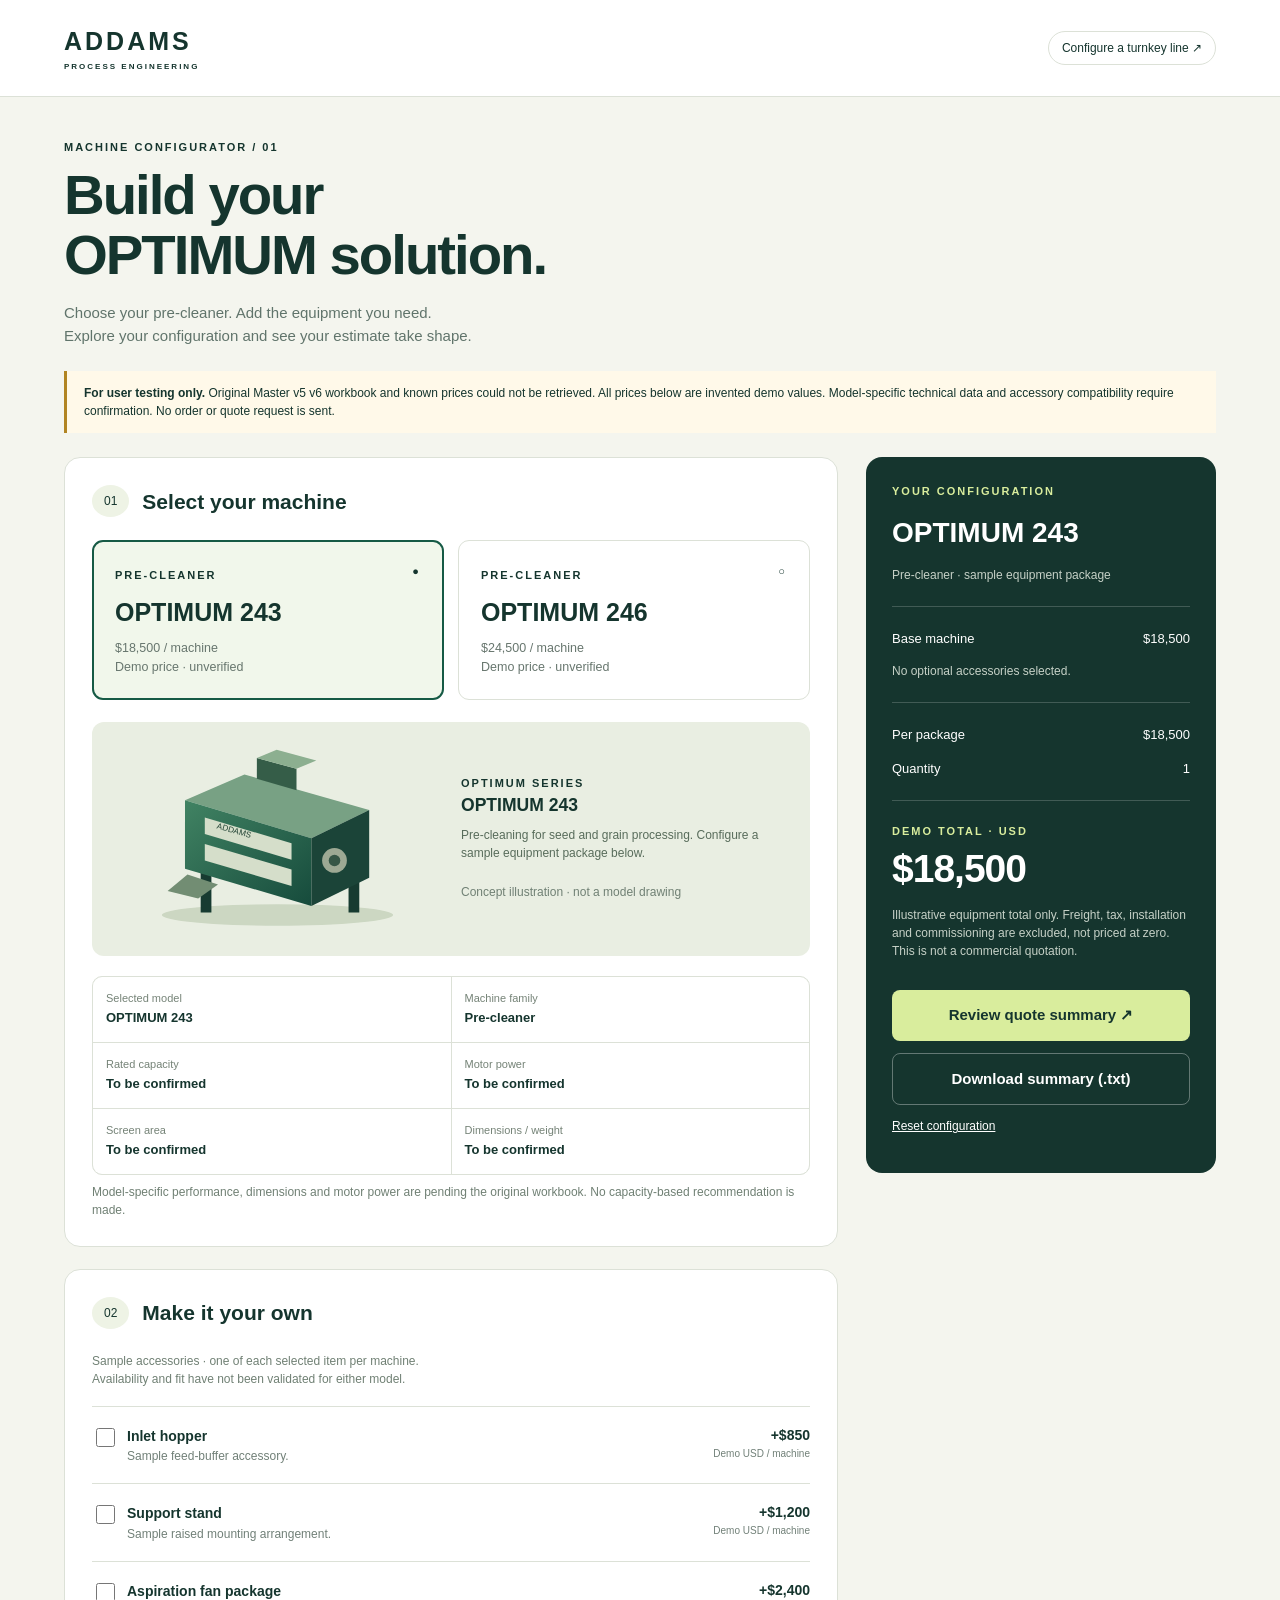
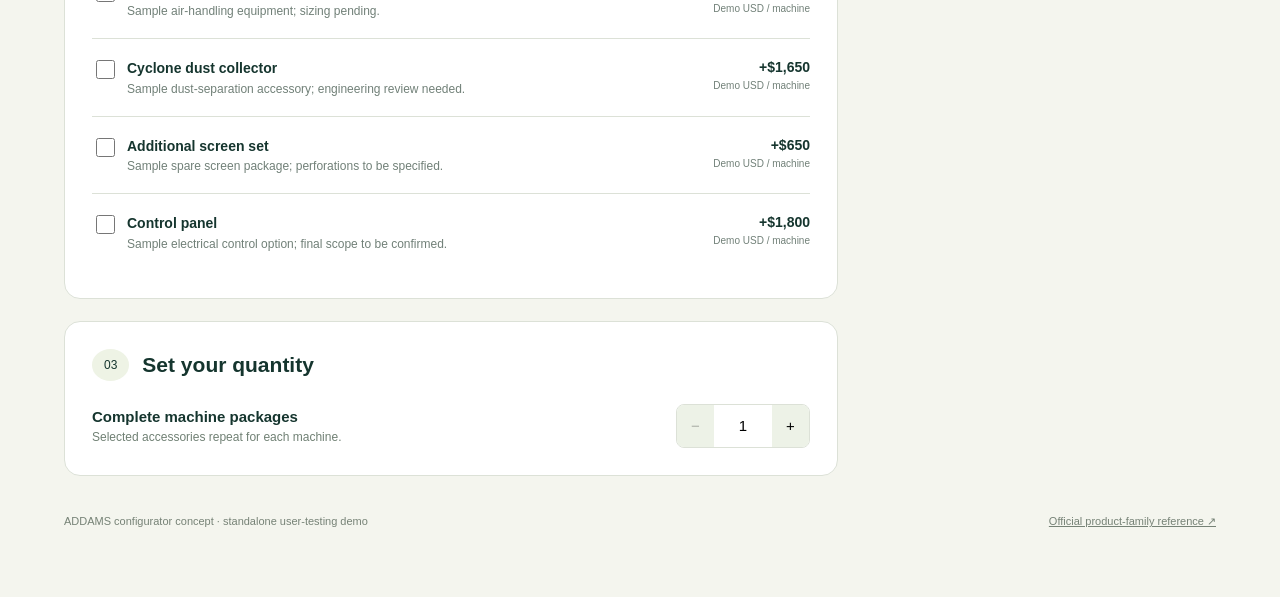
<file: index.html>
<!doctype html>
<html lang="en"><head><meta charset="utf-8"><meta name="viewport" content="width=device-width, initial-scale=1"><title>ADDAMS | OPTIMUM Configurator Demo</title><style>
:root{--ink:#15352e;--green:#165a45;--lime:#d9ed9d;--paper:#f4f5ee;--line:#dce1d7}*{box-sizing:border-box}body{margin:0;background:var(--paper);color:var(--ink);font:15px/1.5 Arial,sans-serif}button,input,textarea{font:inherit}button{cursor:pointer}button:focus-visible,input:focus-visible,textarea:focus-visible{outline:3px solid #a1bc54;outline-offset:3px}header{background:#fff;border-bottom:1px solid var(--line);padding:23px 5%;display:flex;align-items:center;justify-content:space-between}.brand{font-weight:900;letter-spacing:3px;font-size:25px}.brand small{display:block;font-size:8px;letter-spacing:2px}.pill{border:1px solid var(--line);border-radius:30px;padding:7px 13px;font-size:12px}main{max-width:1400px;margin:auto;padding:42px 5%}h1{font-size:clamp(34px,4.4vw,58px);line-height:1.06;letter-spacing:-2px;margin:10px 0 18px}h2{font-size:21px;margin:0}h3{margin:0 0 8px}p{margin:8px 0 18px}.eyebrow{font-size:11px;font-weight:bold;letter-spacing:2px;text-transform:uppercase}.intro{max-width:670px;color:#60746b}.notice{border-left:3px solid #b18523;background:#fff9e9;padding:13px 17px;font-size:12px;margin:24px 0}.layout{display:grid;grid-template-columns:minmax(0,1fr) 350px;gap:28px;align-items:start}.panel{background:#fff;border:1px solid var(--line);border-radius:16px;padding:27px;margin-bottom:22px}.section-head{display:flex;align-items:center;gap:13px;margin-bottom:23px}.step{font-size:12px;background:#eef3e5;border-radius:50%;padding:7px 12px}.models{display:grid;grid-template-columns:1fr 1fr;gap:14px}.model{position:relative;text-align:left;padding:22px;background:#fff;border:1px solid var(--line);border-radius:11px;color:var(--ink)}.model[aria-pressed=true]{border:2px solid var(--green);padding:21px;background:#f1f7eb}.model strong{display:block;font-size:25px;margin:8px 0}.model small{display:block;color:#67766e}.check{float:right}.visual{margin-top:22px;border-radius:12px;background:#e9eee2;display:grid;grid-template-columns:1fr 1fr;align-items:center;padding:22px;gap:20px}.visual svg{width:100%;max-height:190px}.visual p{font-size:12px;color:#586c5b}.specs{display:grid;grid-template-columns:1fr 1fr;gap:1px;background:var(--line);border:1px solid var(--line);border-radius:10px;overflow:hidden;margin-top:20px}.spec{background:#fff;padding:13px}.spec span{display:block;font-size:11px;color:#758377}.spec b{font-size:13px}.muted{font-size:12px;color:#708074}.option{display:grid;grid-template-columns:22px 1fr auto;gap:13px;padding:18px 0;border-top:1px solid var(--line);align-items:start;cursor:pointer}.option input{width:19px;height:19px;accent-color:var(--green)}.option strong{font-size:14px}.option small{display:block;color:#718078;font-size:12px}.option .price{text-align:right;font-weight:bold;font-size:14px}.option .price small{font-weight:normal;font-size:10px}.quantity{display:flex;align-items:center;gap:18px;justify-content:space-between}.qty{display:flex;border:1px solid var(--line);border-radius:8px;overflow:hidden}.qty button{border:0;background:#edf2e7;width:37px}.qty input{border:0;text-align:center;width:58px;padding:10px;-moz-appearance:textfield}.qty input::-webkit-inner-spin-button{appearance:none}.summary{position:sticky;top:22px;background:var(--ink);color:#fff;border-radius:16px;padding:26px}.summary .eyebrow{color:var(--lime)}.summary h2{font-size:28px;margin:12px 0}.summary .row{display:flex;justify-content:space-between;gap:16px;margin:14px 0;font-size:13px}.summary .row span:last-child{white-space:nowrap}.rule{border-top:1px solid #ffffff30;margin:22px 0}.total{font-size:39px;font-weight:bold;letter-spacing:-1px}.summary .muted{color:#c6d1c7}.primary,.secondary{width:100%;border:0;border-radius:8px;padding:14px;font-weight:bold;margin-top:12px}.primary{background:var(--lime);color:var(--ink)}.secondary{background:transparent;color:inherit;border:1px solid #ffffff55}.text-button{background:none;border:0;color:inherit;text-decoration:underline;font-size:12px;padding:12px 0}.footer{font-size:11px;color:#768276;display:flex;justify-content:space-between;gap:15px;padding:15px 0 25px}.footer a{color:inherit}dialog{max-width:650px;width:calc(100% - 28px);border:0;border-radius:16px;padding:30px;color:var(--ink)}dialog::backdrop{background:#102d26aa}dialog .row{display:flex;justify-content:space-between;gap:14px;border-bottom:1px solid var(--line);padding:12px 0}dialog input,dialog textarea{display:block;width:100%;border:1px solid var(--line);padding:11px;border-radius:7px;margin:7px 0 15px}dialog label{font-size:12px}dialog .secondary{color:var(--ink);border-color:var(--line)}.close{float:right;border:0;background:#eef2e7;border-radius:50%;width:32px;height:32px}.toast{min-height:20px;color:var(--green);font-size:12px}.print-only{display:none}@media(max-width:950px){.layout{grid-template-columns:1fr}.summary{position:static}}@media(max-width:550px){main{padding:28px 5%}.panel{padding:19px}.models{gap:9px}.model{padding:15px}.model[aria-pressed=true]{padding:14px}.model strong{font-size:22px}.visual{grid-template-columns:1fr}.visual svg{max-height:155px}.option{grid-template-columns:20px 1fr}.option .price{grid-column:2;text-align:left}.footer{display:block}.pill{font-size:10px}.specs{grid-template-columns:1fr}}@media print{body>*{display:none!important}body>dialog[open]{display:block!important;position:static;max-width:none;width:100%;margin:0;padding:0}dialog button,dialog input,dialog textarea,dialog label,.toast{display:none!important}.print-only{display:block}dialog::backdrop{background:none}}
</style></head><body>
<header><div class="brand">ADDAMS<small>PROCESS ENGINEERING</small></div><a class="pill" href="projects.html" style="color:inherit;text-decoration:none">Configure a turnkey line ↗</a></header>
<main><div class="eyebrow">Machine configurator / 01</div><h1>Build your<br>OPTIMUM solution.</h1><p class="intro">Choose your pre-cleaner. Add the equipment you need.<br>Explore your configuration and see your estimate take shape.</p>
<div class="notice"><b>For user testing only.</b> Original Master v5 v6 workbook and known prices could not be retrieved. All prices below are invented demo values. Model-specific technical data and accessory compatibility require confirmation. No order or quote request is sent.</div>
<div class="layout"><div><section class="panel"><div class="section-head"><span class="step">01</span><h2>Select your machine</h2></div><div class="models" id="models"></div>
<div class="visual"><svg viewBox="0 0 340 230" role="img" aria-label="Concept illustration of a pre-cleaner; not an actual model drawing"><defs><linearGradient id="g" x2="1" y2="1"><stop stop-color="#418363"/><stop offset="1" stop-color="#164b3c"/></linearGradient></defs><ellipse cx="170" cy="207" rx="140" ry="13" fill="#ccd7c2"/><path d="M77 150v54h13v-49m166-13v62h13v-70" fill="#173b31"/><path d="M58 68l72-31 151 43-70 34z" fill="#78a184"/><path d="M58 68v83l153 45v-82z" fill="url(#g)"/><path d="M211 114l70-34v82l-70 34z" fill="#1b4438"/><path d="M82 89l105 31v20L82 109zm0 32l105 31v20L82 141z" fill="#d5deca"/><path d="M145 42V17l48 13v26" fill="#355d48"/><path d="M145 17l24-10 48 13-24 10z" fill="#8caf90"/><circle cx="239" cy="141" r="15" fill="#9da994"/><circle cx="239" cy="141" r="7" fill="#365646"/><path d="M61 158l-24 20 37 9 24-17" fill="#728d73"/><text x="96" y="102" font-family="Arial" font-size="10" fill="#224334" transform="rotate(16 96 102)">ADDAMS</text></svg><div><div class="eyebrow">OPTIMUM series</div><h3 id="visualTitle"></h3><p>Pre-cleaning for seed and grain processing. Configure a sample equipment package below.</p><span class="muted">Concept illustration · not a model drawing</span></div></div>
<div class="specs" id="specs"></div><p class="muted" style="margin-bottom:0">Model-specific performance, dimensions and motor power are pending the original workbook. No capacity-based recommendation is made.</p></section>
<section class="panel"><div class="section-head"><span class="step">02</span><h2>Make it your own</h2></div><p class="muted">Sample accessories · one of each selected item per machine.<br>Availability and fit have not been validated for either model.</p><div id="options"></div></section>
<section class="panel"><div class="section-head"><span class="step">03</span><h2>Set your quantity</h2></div><div class="quantity"><div><b>Complete machine packages</b><div class="muted">Selected accessories repeat for each machine.</div></div><div class="qty"><button id="minus" aria-label="Decrease quantity">−</button><input id="qty" type="number" min="1" max="99" step="1" value="1" aria-label="Machine quantity"><button id="plus" aria-label="Increase quantity">+</button></div></div><div id="qtyMessage" class="muted" aria-live="polite"></div></section></div>
<aside class="summary"><div class="eyebrow">Your configuration</div><h2 id="summaryTitle"></h2><div class="muted">Pre-cleaner · sample equipment package</div><div class="rule"></div><div id="lines"></div><div class="rule"></div><div class="row"><span>Per package</span><span id="unit"></span></div><div class="row"><span>Quantity</span><span id="count"></span></div><div class="rule"></div><div class="eyebrow">Demo total · USD</div><div class="total" id="total" role="status" aria-live="polite"></div><p class="muted">Illustrative equipment total only. Freight, tax, installation and commissioning are excluded, not priced at zero. This is not a commercial quotation.</p><button class="primary" id="review">Review quote summary ↗</button><button class="secondary" id="download">Download summary (.txt)</button><button class="text-button" id="reset">Reset configuration</button></aside></div>
<footer class="footer"><span>ADDAMS configurator concept · standalone user-testing demo</span><a href="https://addamsgroup.com/machines/eccentric-pre-cleaner-seed-separators/" target="_blank" rel="noopener">Official product-family reference ↗</a></footer></main>
<dialog id="quote" aria-labelledby="quoteTitle"><button class="close" id="close" aria-label="Close quote summary">×</button><div class="eyebrow">Demo quotation / not an offer</div><h2 id="quoteTitle">Your OPTIMUM configuration</h2><p class="muted">All prices are invented test values. Specification and compatibility confirmation required.</p><div id="quoteLines"></div><p class="muted">Excludes freight, tax, installation and commissioning. No delivery date or commercial terms are offered.</p><label>Project name (optional)<input id="project" maxlength="120" placeholder="e.g. Grain intake line"></label><label>Notes (optional)<textarea id="notes" maxlength="2000" rows="3" placeholder="Add requirements for this test configuration"></textarea></label><p class="muted">Project name and notes stay in this page until downloaded or printed. Nothing is submitted.</p><p class="print-only" id="printNotes"></p><button class="primary" id="quoteDownload">Download summary (.txt)</button><button class="secondary" id="print">Print / Save as PDF</button><div class="toast" id="toast" role="status"></div></dialog>
<script>
const catalog={models:[{id:'243',price:18500},{id:'246',price:24500}],options:[{id:'hopper',name:'Inlet hopper',description:'Sample feed-buffer accessory.',price:850},{id:'stand',name:'Support stand',description:'Sample raised mounting arrangement.',price:1200},{id:'fan',name:'Aspiration fan package',description:'Sample air-handling equipment; sizing pending.',price:2400},{id:'cyclone',name:'Cyclone dust collector',description:'Sample dust-separation accessory; engineering review needed.',price:1650},{id:'screens',name:'Additional screen set',description:'Sample spare screen package; perforations to be specified.',price:650},{id:'control',name:'Control panel',description:'Sample electrical control option; final scope to be confirmed.',price:1800}]};
let state={model:'243',selected:new Set(),qty:1};const $=id=>document.getElementById(id);const money=n=>new Intl.NumberFormat('en-US',{style:'currency',currency:'USD',maximumFractionDigits:0}).format(n);function calculation(){const model=catalog.models.find(m=>m.id===state.model),options=catalog.options.filter(o=>state.selected.has(o.id)),unit=model.price+options.reduce((a,o)=>a+o.price,0);return{model,options,unit,total:unit*state.qty};}
$('models').innerHTML=catalog.models.map(m=>`<button class="model" data-model="${m.id}" aria-pressed="false"><span class="eyebrow">Pre-cleaner <span class="check"></span></span><strong>OPTIMUM ${m.id}</strong><small>${money(m.price)} / machine</small><small>Demo price · unverified</small></button>`).join('');
$('options').innerHTML=catalog.options.map(o=>`<label class="option"><input type="checkbox" value="${o.id}"><span><strong>${o.name}</strong><small>${o.description}</small></span><span class="price">+${money(o.price)}<small>Demo USD / machine</small></span></label>`).join('');
function render(){const c=calculation();document.querySelectorAll('[data-model]').forEach(b=>{const active=b.dataset.model===state.model;b.setAttribute('aria-pressed',active);b.querySelector('.check').textContent=active?'●':'○'});$('visualTitle').textContent=$('summaryTitle').textContent='OPTIMUM '+state.model;$('specs').innerHTML=[['Selected model','OPTIMUM '+state.model],['Machine family','Pre-cleaner'],['Rated capacity','To be confirmed'],['Motor power','To be confirmed'],['Screen area','To be confirmed'],['Dimensions / weight','To be confirmed']].map(([k,v])=>`<div class="spec"><span>${k}</span><b>${v}</b></div>`).join('');$('lines').innerHTML=`<div class="row"><span>Base machine</span><span>${money(c.model.price)}</span></div>`+c.options.map(o=>`<div class="row"><span>${o.name}</span><span>${money(o.price)}</span></div>`).join('')+(!c.options.length?'<p class="muted">No optional accessories selected.</p>':'');$('unit').textContent=money(c.unit);$('count').textContent=state.qty;$('qty').value=state.qty;$('total').textContent=money(c.total);$('minus').disabled=state.qty<=1;$('plus').disabled=state.qty>=99;}
function setQty(raw){const n=Number(raw),valid=Number.isInteger(n)&&n>=1&&n<=99;state.qty=valid?n:Math.max(1,Math.min(99,Math.round(Number.isFinite(n)?n:1)));$('qtyMessage').textContent=valid?'':'Quantity must be a whole number from 1 to 99; it has been adjusted.';render()}
document.querySelectorAll('[data-model]').forEach(b=>b.onclick=()=>{state.model=b.dataset.model;render()});document.querySelectorAll('.option input').forEach(i=>i.onchange=()=>{i.checked?state.selected.add(i.value):state.selected.delete(i.value);render()});$('qty').oninput=()=>{const n=Number($('qty').value);if(Number.isInteger(n)&&n>=1&&n<=99){state.qty=n;render();$('qtyMessage').textContent=''}else{$('qtyMessage').textContent='Enter a whole number from 1 to 99. Total uses the last valid quantity.'}};$('qty').onchange=()=>setQty($('qty').value);$('minus').onclick=()=>setQty(state.qty-1);$('plus').onclick=()=>setQty(state.qty+1);$('reset').onclick=()=>{state={model:'243',selected:new Set(),qty:1};document.querySelectorAll('.option input').forEach(i=>i.checked=false);$('project').value='';$('notes').value='';$('qtyMessage').textContent='';render()};
function summaryText(){const c=calculation();return ['ADDAMS — DEMO CONFIGURATION SUMMARY','Created: '+new Date().toLocaleString(),'NOT A COMMERCIAL OFFER. ALL PRICES ARE INVENTED DEMO VALUES.','Original Master v5 v6 workbook and known prices were not accessible.','', 'Project: '+($('project').value.trim()||'Not specified'),'Model: OPTIMUM '+state.model,'Base machine per unit: '+money(c.model.price),...c.options.map(o=>o.name+' per machine: '+money(o.price)),...(c.options.length?[]:['Accessories: None']),'Package subtotal: '+money(c.unit),'Quantity: '+state.qty,'DEMO TOTAL: '+money(c.total)+' USD','','Technical specifications: model capacity, motor power, screen area, dimensions and weight to be confirmed.','Accessory compatibility, availability and sizing require confirmation.','Freight, tax, installation and commissioning excluded; not priced at zero.','Notes: '+($('notes').value.trim()||'None'),'','Reference: https://addamsgroup.com/machines/eccentric-pre-cleaner-seed-separators/','No order or quote request has been sent.'].join('\n')}
function download(){const a=document.createElement('a');a.href=URL.createObjectURL(new Blob([summaryText()],{type:'text/plain;charset=utf-8'}));a.download='ADDAMS-OPTIMUM-'+state.model+'-DEMO.txt';a.click();setTimeout(()=>URL.revokeObjectURL(a.href),1000);$('toast').textContent='Summary downloaded. No request was submitted.'}
$('review').onclick=()=>{const c=calculation();$('quoteLines').innerHTML=`<div class="row"><b>OPTIMUM ${state.model}</b><b>${money(c.model.price)} / unit</b></div>`+c.options.map(o=>`<div class="row"><span>${o.name}</span><span>${money(o.price)} / unit</span></div>`).join('')+`<div class="row"><span>Package subtotal × ${state.qty}</span><span>${money(c.unit)} × ${state.qty}</span></div><div class="row"><b>Demo total (USD)</b><b>${money(c.total)}</b></div>`;$('toast').textContent='';$('quote').showModal()};$('close').onclick=()=>$('quote').close();$('download').onclick=$('quoteDownload').onclick=download;$('print').onclick=()=>{$('printNotes').textContent='Project: '+($('project').value||'Not specified')+' — Notes: '+($('notes').value||'None');window.print()};render();
</script></body></html>
</file>
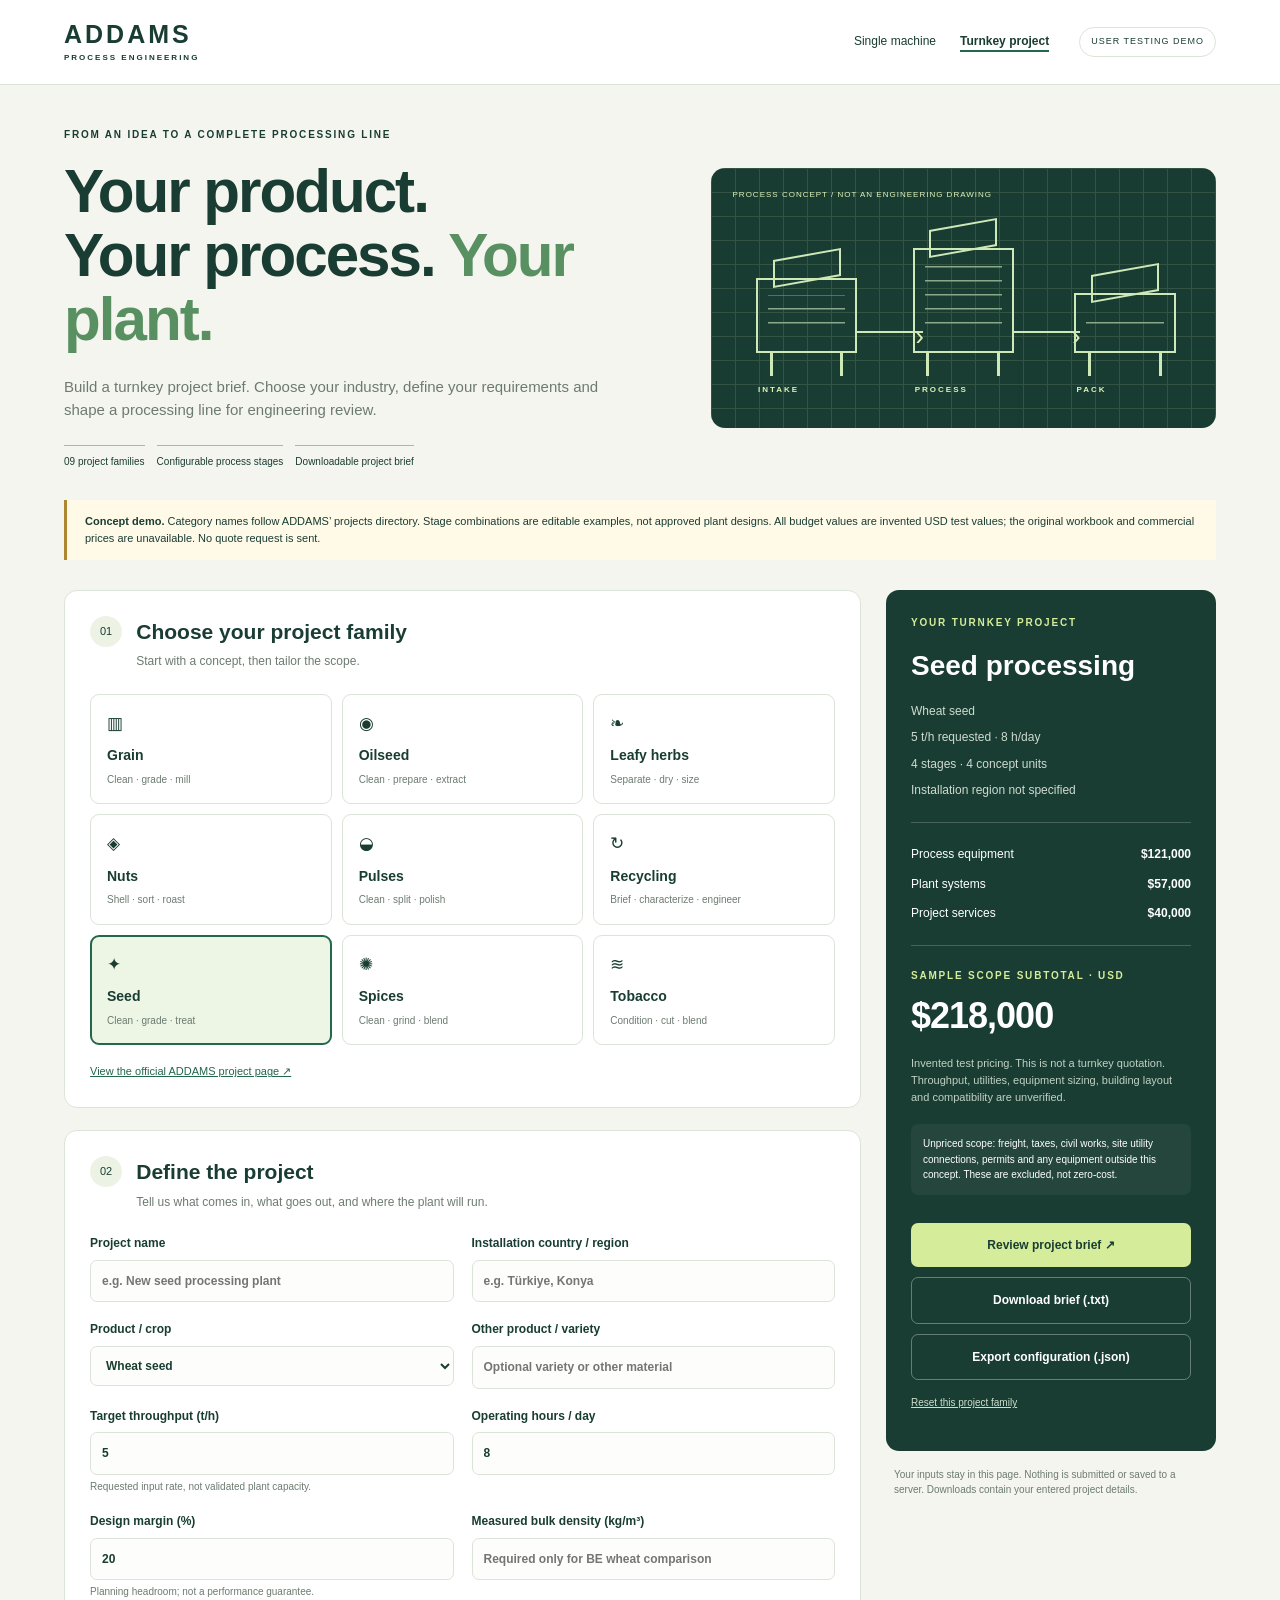
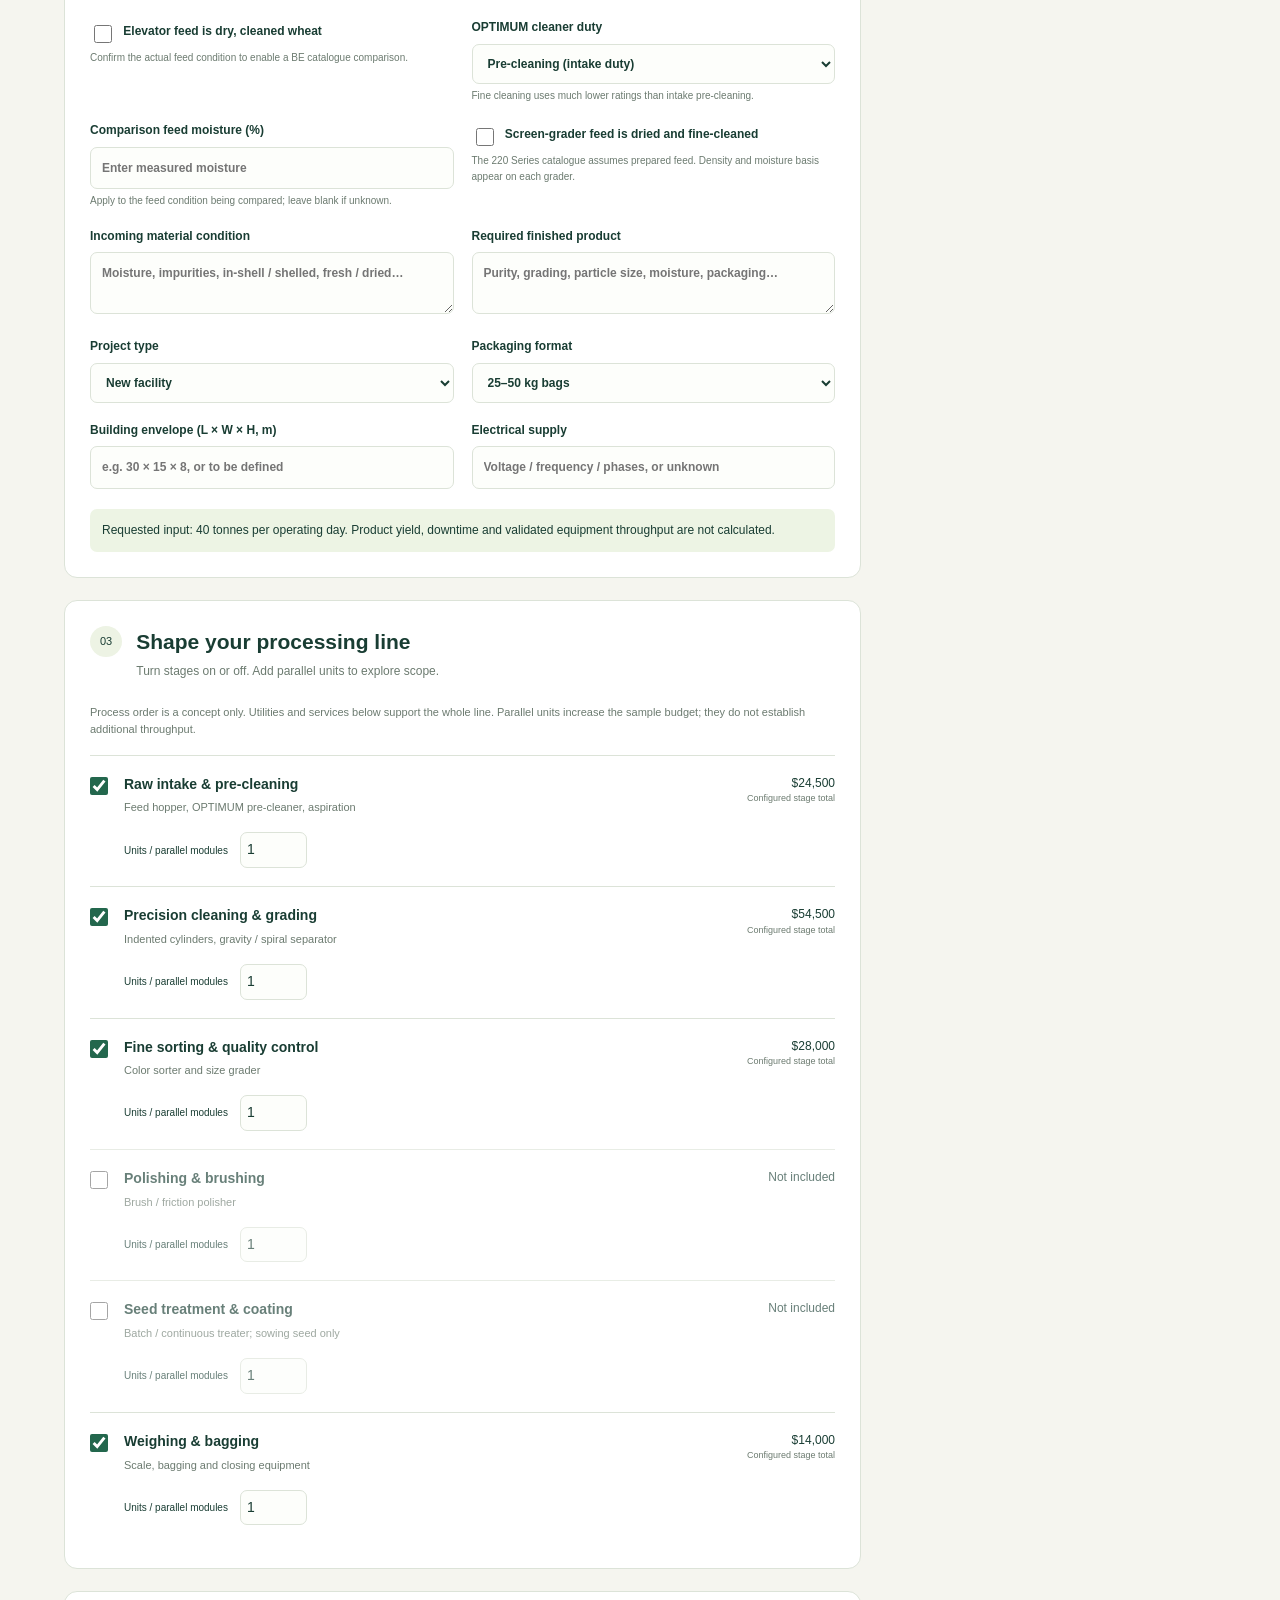
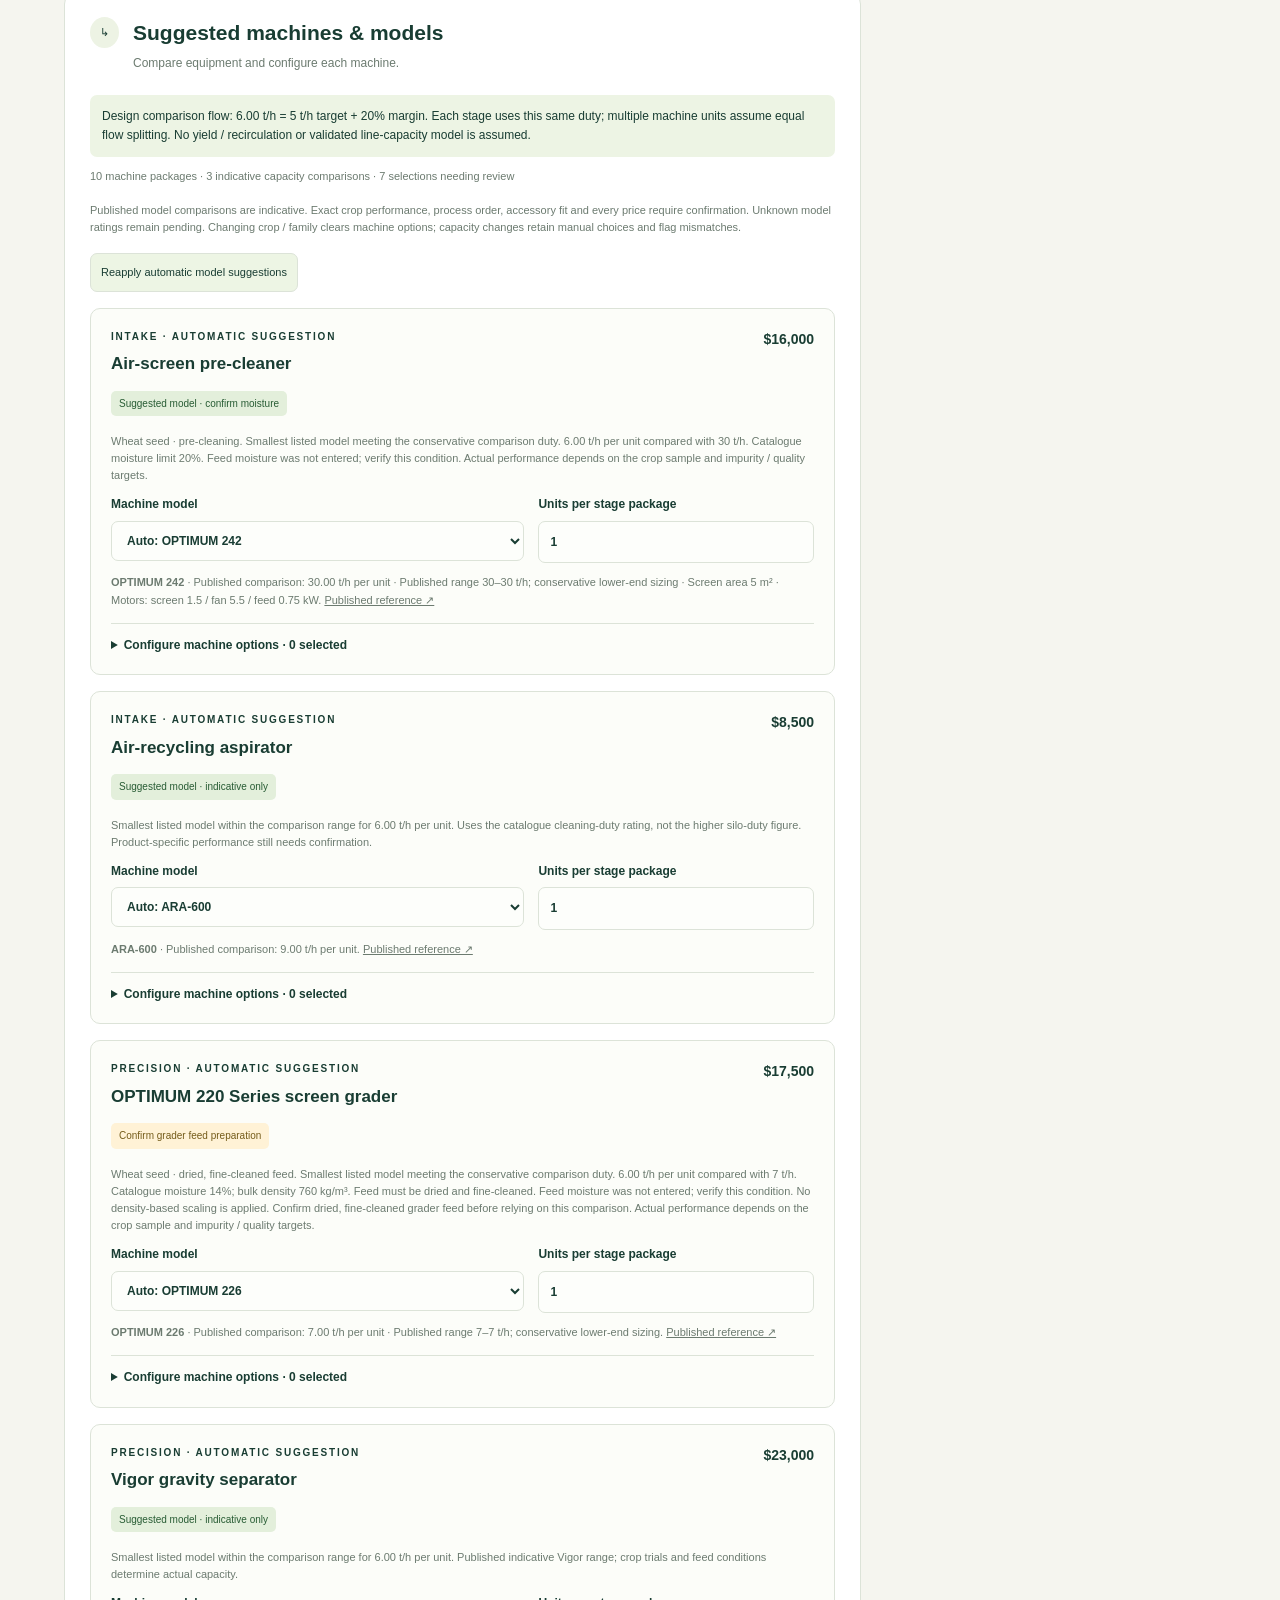
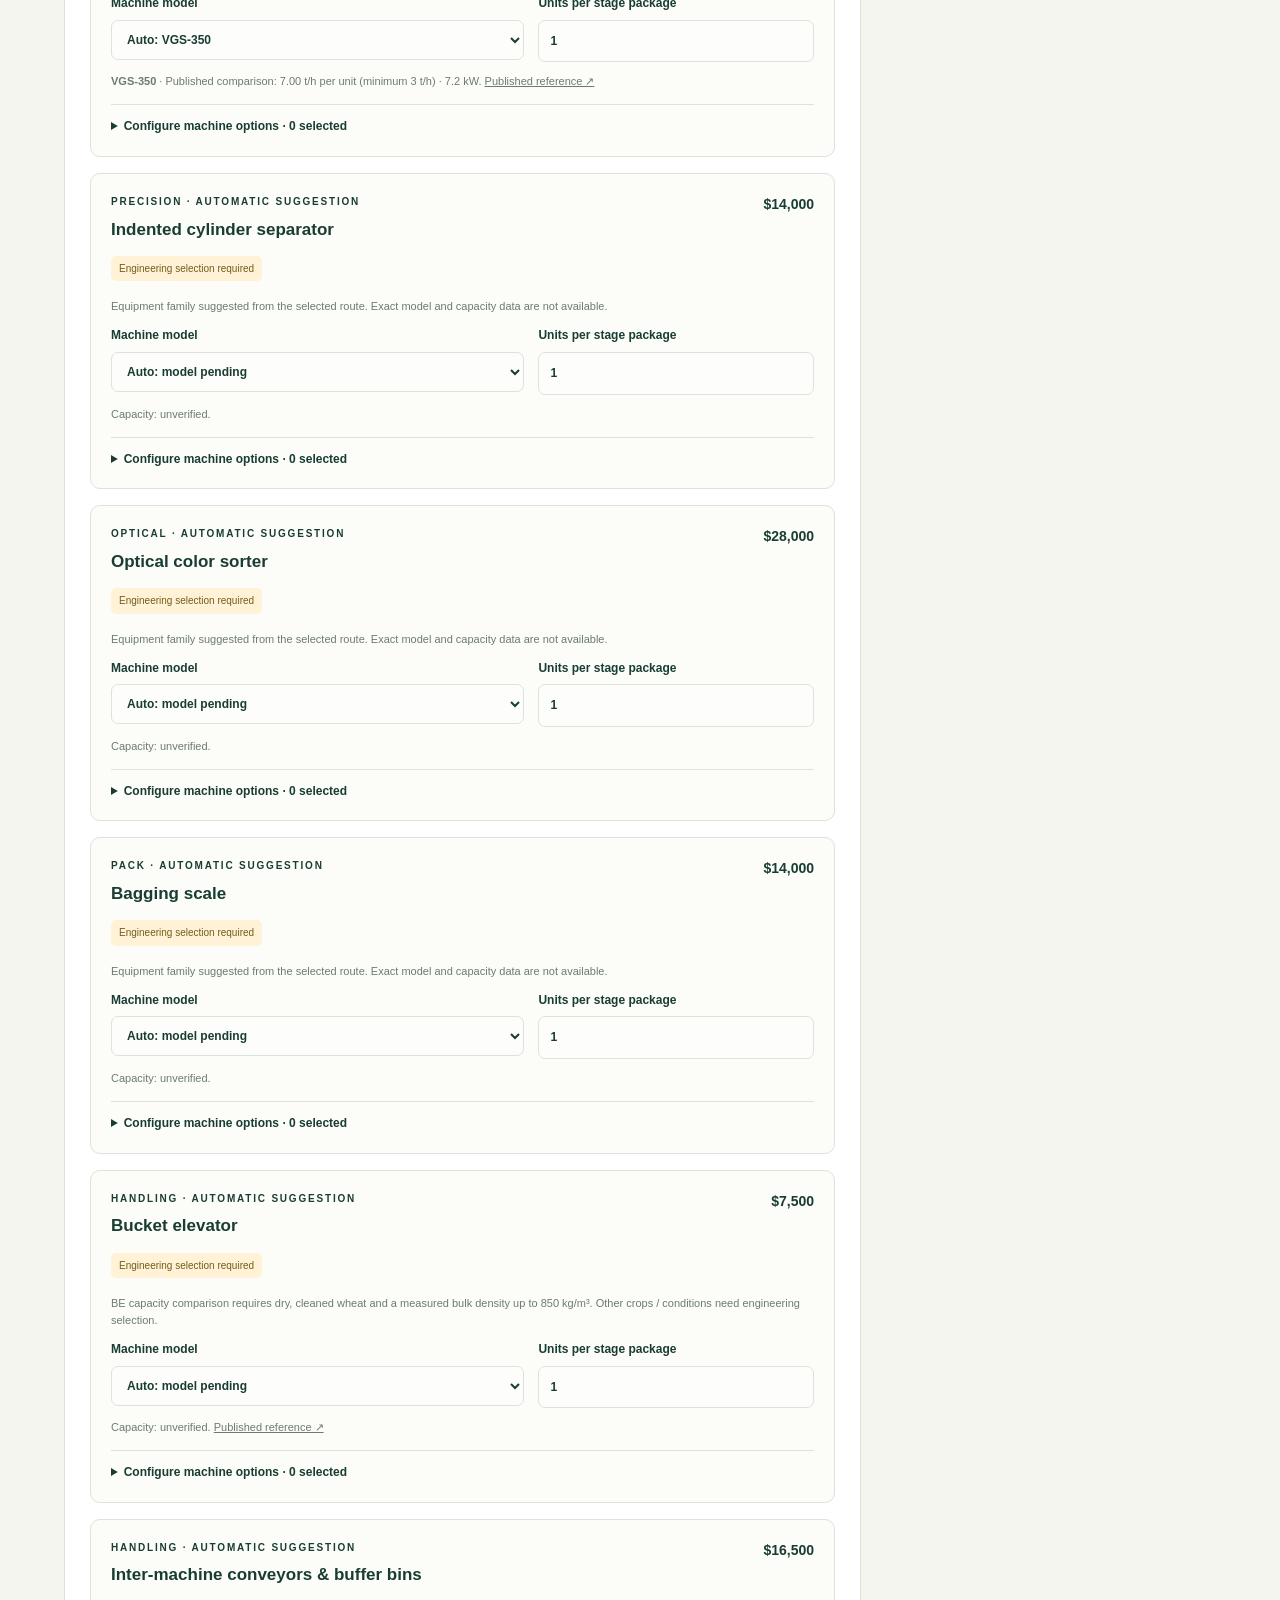
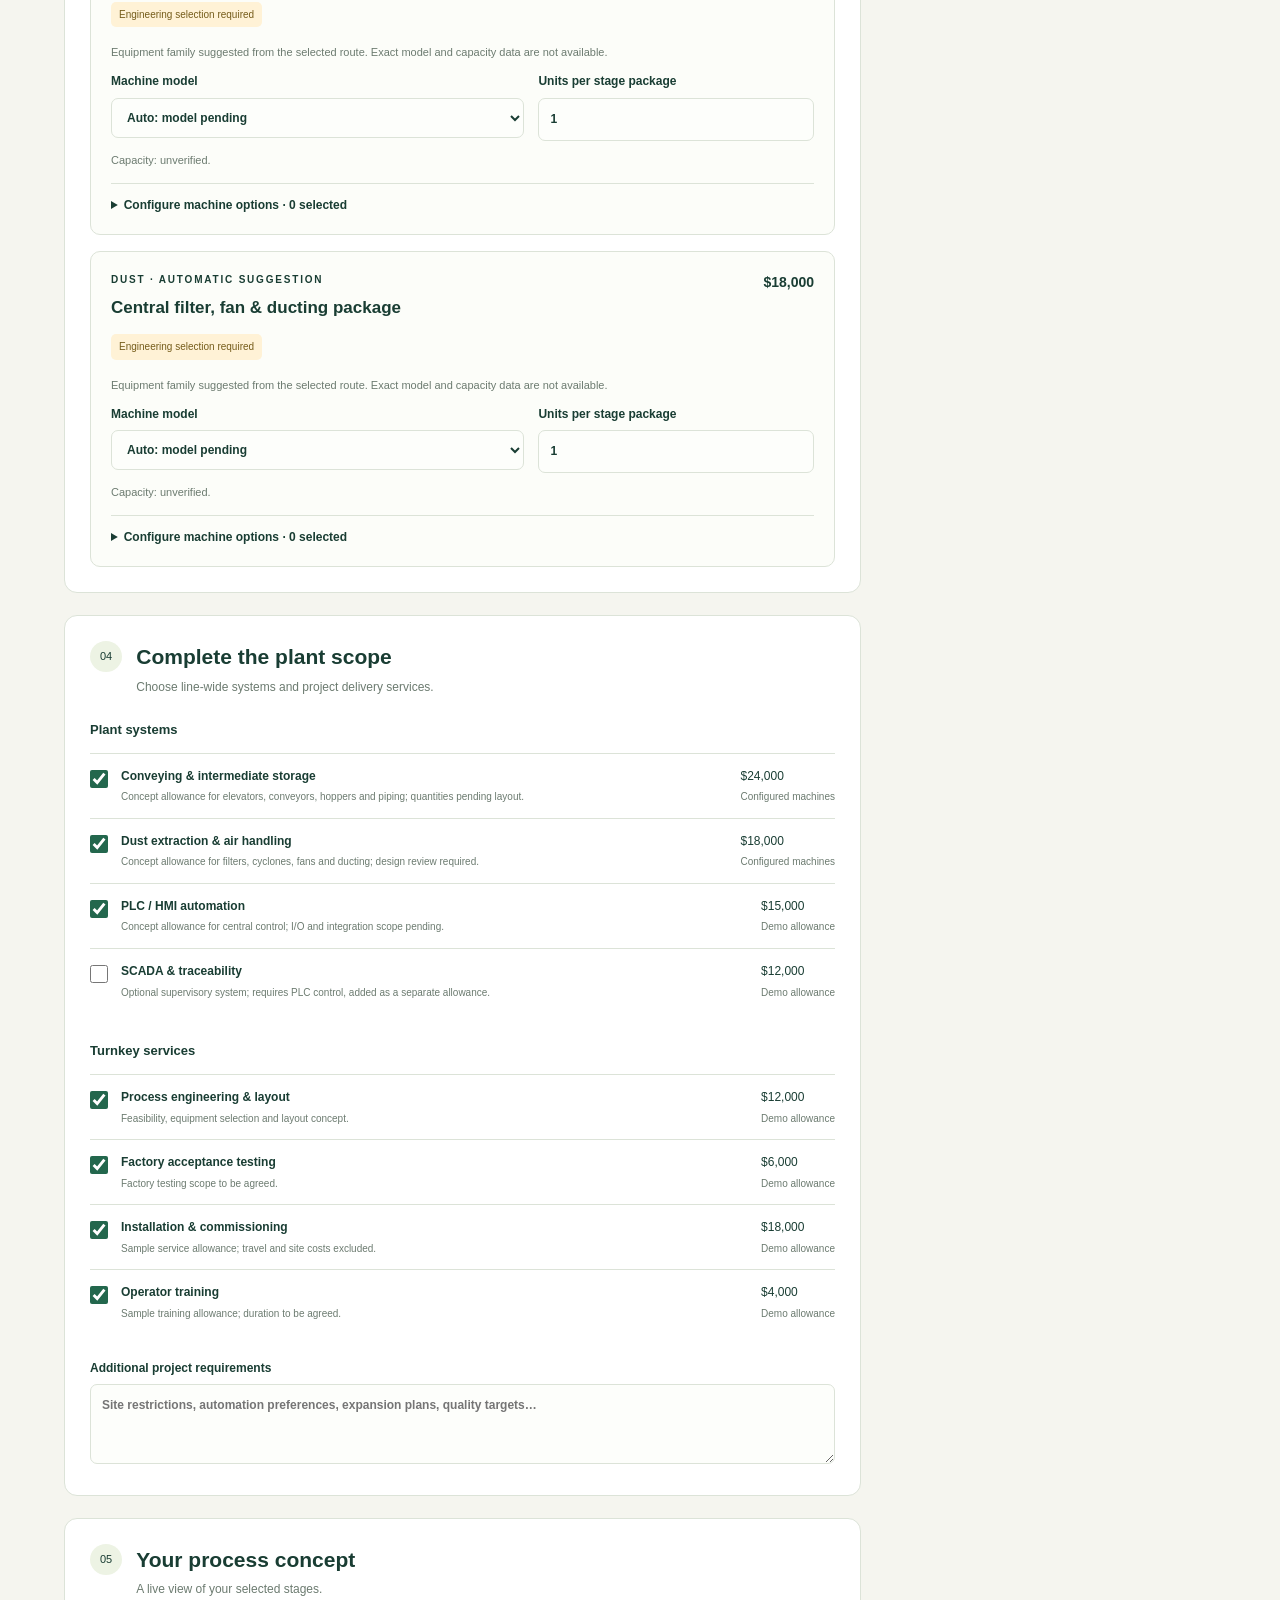
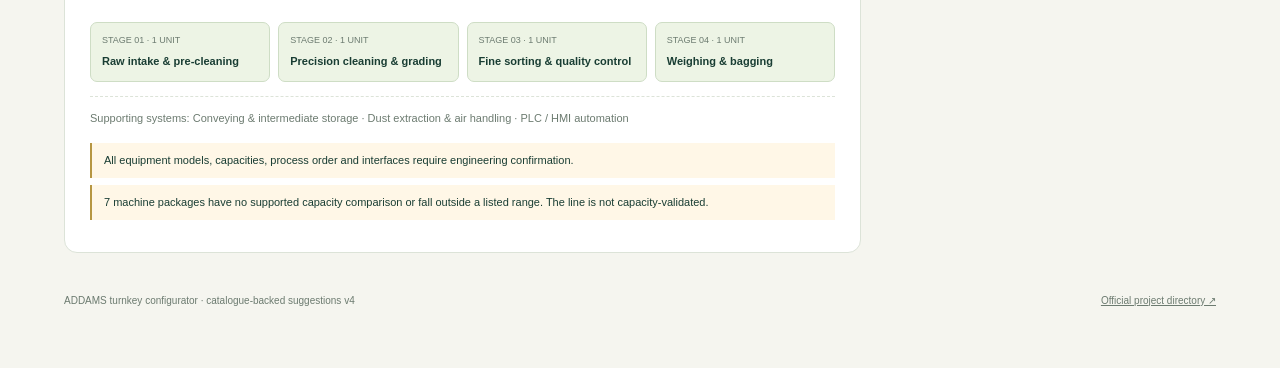
<file: projects.html>
<!doctype html><html lang="en"><head><meta charset="utf-8"><meta name="viewport" content="width=device-width,initial-scale=1"><title>ADDAMS | Turnkey Line Configurator</title><link rel="stylesheet" href="projects.css?v=4"><script src="projects.js?v=4" defer></script><script src="catalogue-data.js?v=6" defer></script><script src="recommendations.js?v=6" defer></script></head><body>
<header><a class="brand" href="index.html">ADDAMS<small>PROCESS ENGINEERING</small></a><nav><a href="index.html">Single machine</a><a href="projects.html" aria-current="page">Turnkey project</a></nav><span class="badge">USER TESTING DEMO</span></header>
<main><section class="hero"><div><div class="eyebrow">From an idea to a complete processing line</div><h1>Your product.<br>Your process. <em>Your plant.</em></h1><p>Build a turnkey project brief. Choose your industry, define your requirements and shape a processing line for engineering review.</p><div class="hero-tags"><span>09 project families</span><span>Configurable process stages</span><span>Downloadable project brief</span></div></div><div class="blueprint" aria-label="Conceptual processing-line illustration"><div class="grid-bg"></div><div class="tower t1"><i></i><b>INTAKE</b></div><div class="connector c1"></div><div class="tower t2"><i></i><b>PROCESS</b></div><div class="connector c2"></div><div class="tower t3"><i></i><b>PACK</b></div><span class="drawing-label">PROCESS CONCEPT / NOT AN ENGINEERING DRAWING</span></div></section>
<div class="notice"><b>Concept demo.</b> Category names follow ADDAMS’ projects directory. Stage combinations are editable examples, not approved plant designs. All budget values are invented USD test values; the original workbook and commercial prices are unavailable. No quote request is sent.</div>
<div class="layout"><div class="builder"><section class="panel" id="familySection"><div class="section-title"><span>01</span><div><h2>Choose your project family</h2><p>Start with a concept, then tailor the scope.</p></div></div><div id="families" class="families"></div><a id="source" target="_blank" rel="noopener" class="source">View the official ADDAMS project page ↗</a></section>
<section class="panel"><div class="section-title"><span>02</span><div><h2>Define the project</h2><p>Tell us what comes in, what goes out, and where the plant will run.</p></div></div><div class="fields">
<label>Project name<input id="projectName" maxlength="120" placeholder="e.g. New seed processing plant"></label><label>Installation country / region<input id="country" maxlength="120" placeholder="e.g. Türkiye, Konya"></label>
<label>Product / crop<select id="crop"></select></label><label>Other product / variety<input id="variety" maxlength="120" placeholder="Optional variety or other material"></label>
<label>Target throughput (t/h)<input id="capacity" type="number" min="0.1" max="1000" step="0.1" value="5" required><small>Requested input rate, not validated plant capacity.</small></label><label>Operating hours / day<input id="hours" type="number" min="1" max="24" step="1" value="8" required></label>
<label>Design margin (%)<input id="margin" type="number" min="0" max="50" step="1" value="20"><small>Planning headroom; not a performance guarantee.</small></label><label>Measured bulk density (kg/m³)<input id="density" type="number" min="1" max="850" step="1" placeholder="Required only for BE wheat comparison"></label><label class="condition-check"><input id="dryWheat" type="checkbox"> Elevator feed is dry, cleaned wheat<small>Confirm the actual feed condition to enable a BE catalogue comparison.</small></label><label>OPTIMUM cleaner duty<select id="optimumDuty"><option value="pre">Pre-cleaning (intake duty)</option><option value="fine">Fine cleaning (crop-specific row)</option><option value="fine-malting">Fine cleaning — malting barley</option></select><small>Fine cleaning uses much lower ratings than intake pre-cleaning.</small></label><label>Comparison feed moisture (%)<input id="feedMoisture" type="number" min="0" max="100" step="0.1" placeholder="Enter measured moisture"><small>Apply to the feed condition being compared; leave blank if unknown.</small></label><label class="condition-check"><input id="graderReady" type="checkbox"> Screen-grader feed is dried and fine-cleaned<small>The 220 Series catalogue assumes prepared feed. Density and moisture basis appear on each grader.</small></label><label>Incoming material condition<textarea id="incoming" rows="2" maxlength="1000" placeholder="Moisture, impurities, in-shell / shelled, fresh / dried…"></textarea></label><label>Required finished product<textarea id="finished" rows="2" maxlength="1000" placeholder="Purity, grading, particle size, moisture, packaging…"></textarea></label>
<label>Project type<select id="projectType"><option>New facility</option><option>Existing line expansion</option><option>Retrofit / modernization</option></select></label><label>Packaging format<select id="packFormat"><option>25–50 kg bags</option><option>Big bags</option><option>Retail pouches</option><option>Jars / tins</option><option>Bulk discharge</option><option>To be defined</option></select></label>
<label>Building envelope (L × W × H, m)<input id="building" maxlength="100" placeholder="e.g. 30 × 15 × 8, or to be defined"></label><label>Electrical supply<input id="power" maxlength="100" placeholder="Voltage / frequency / phases, or unknown"></label></div><div class="requirement" id="throughput" role="status"></div></section>
<section class="panel"><div class="section-title"><span>03</span><div><h2>Shape your processing line</h2><p>Turn stages on or off. Add parallel units to explore scope.</p></div></div><div class="tip">Process order is a concept only. Utilities and services below support the whole line. Parallel units increase the sample budget; they do not establish additional throughput.</div><div id="stages"></div></section>
<section class="panel machine-panel"><div class="section-title"><span>↳</span><div><h2>Suggested machines &amp; models</h2><p>Compare equipment and configure each machine.</p></div></div><div class="requirement" id="machineBasis"></div><p class="tip" id="machineCount" aria-live="polite"></p><p class="tip">Published model comparisons are indicative. Exact crop performance, process order, accessory fit and every price require confirmation. Unknown model ratings remain pending. Changing crop / family clears machine options; capacity changes retain manual choices and flag mismatches.</p><button class="reapply" id="reapply">Reapply automatic model suggestions</button><div id="machineMessage" role="status"></div><div id="machines"></div></section><section class="panel"><div class="section-title"><span>04</span><div><h2>Complete the plant scope</h2><p>Choose line-wide systems and project delivery services.</p></div></div><h3>Plant systems</h3><div id="systems"></div><h3 class="subhead">Turnkey services</h3><div id="services"></div><label class="notes">Additional project requirements<textarea id="notes" rows="3" maxlength="2000" placeholder="Site restrictions, automation preferences, expansion plans, quality targets…"></textarea></label></section>
<section class="panel flow-panel"><div class="section-title"><span>05</span><div><h2>Your process concept</h2><p>A live view of your selected stages.</p></div></div><ol id="flow" class="flow"></ol><div id="support" class="support"></div><div id="checks" class="checks" role="status"></div></section></div>
<aside><div class="summary"><div class="eyebrow">Your turnkey project</div><h2 id="summaryTitle"></h2><div id="summaryDetails"></div><div class="divider"></div><div id="budgetLines"></div><div class="divider"></div><div class="eyebrow">Sample scope subtotal · USD</div><div id="budget" class="budget" role="status" aria-live="polite"></div><p class="fine">Invented test pricing. This is not a turnkey quotation. Throughput, utilities, equipment sizing, building layout and compatibility are unverified.</p><div class="exclusions">Unpriced scope: freight, taxes, civil works, site utility connections, permits and any equipment outside this concept. These are excluded, not zero-cost.</div><button class="primary" id="review">Review project brief ↗</button><button class="secondary" id="download">Download brief (.txt)</button><button class="secondary" id="json">Export configuration (.json)</button><button class="reset" id="reset">Reset this project family</button><div class="status" id="status" role="status"></div></div><div class="privacy">Your inputs stay in this page. Nothing is submitted or saved to a server. Downloads contain your entered project details.</div></aside></div>
<footer><span>ADDAMS turnkey configurator · catalogue-backed suggestions v4</span><a href="https://addamsgroup.com/projects/" target="_blank" rel="noopener">Official project directory ↗</a></footer></main>
<dialog id="brief" aria-labelledby="briefTitle"><button class="close" id="close" aria-label="Close project brief">×</button><div class="eyebrow">Project brief / engineering review required</div><h2 id="briefTitle">Your turnkey line concept</h2><pre id="briefText"></pre><div class="dialog-actions"><button class="primary" id="briefDownload">Download brief</button><button class="secondary" id="print">Print / Save as PDF</button></div></dialog></body></html>
</file>
<file: projects.css>
:root{--ink:#193d33;--green:#23674d;--lime:#d5ed9a;--paper:#f5f5ef;--line:#dce3d8;--muted:#6c7b70}*{box-sizing:border-box}body{margin:0;background:var(--paper);color:var(--ink);font:14px/1.55 Arial,sans-serif}a{color:inherit}button,input,select,textarea{font:inherit}button{cursor:pointer}button:focus-visible,a:focus-visible,input:focus-visible,select:focus-visible,textarea:focus-visible{outline:3px solid #a8bd55;outline-offset:3px}header{display:flex;align-items:center;gap:30px;padding:22px 5%;background:#fff;border-bottom:1px solid var(--line)}.brand{text-decoration:none;font-size:25px;font-weight:900;letter-spacing:3px;line-height:1}.brand small{display:block;font-size:8px;letter-spacing:2px;margin-top:7px}nav{display:flex;gap:24px;margin-left:auto}nav a{text-decoration:none;font-size:12px}nav a[aria-current]{font-weight:bold;border-bottom:2px solid var(--green)}.badge{font-size:9px;border:1px solid var(--line);border-radius:20px;padding:7px 11px;letter-spacing:1px}main{max-width:1500px;margin:auto;padding:42px 5%}.hero{display:grid;grid-template-columns:1.2fr 1fr;gap:40px;align-items:center}.eyebrow{font-size:10px;letter-spacing:1.8px;text-transform:uppercase;font-weight:bold}h1{font-size:clamp(34px,4.7vw,65px);letter-spacing:-2px;line-height:1.07;margin:17px 0 22px}h1 em{font-style:normal;color:#589062}.hero p{max-width:560px;color:var(--muted);font-size:15px}.hero-tags{display:flex;gap:12px;flex-wrap:wrap;font-size:10px;margin-top:24px}.hero-tags span{border-top:1px solid #a6b9a4;padding-top:8px}.blueprint{height:260px;background:var(--ink);border-radius:14px;position:relative;overflow:hidden;color:#e0f3ba}.grid-bg{position:absolute;inset:0;opacity:.15;background-image:linear-gradient(#cadba9 1px,transparent 1px),linear-gradient(90deg,#cadba9 1px,transparent 1px);background-size:24px 24px}.tower{position:absolute;border:2px solid #cee8b8;width:20%;top:80px;height:105px}.tower:before{content:'';position:absolute;left:15%;right:15%;top:-26px;height:24px;border:2px solid #cee8b8;transform:skewY(-10deg)}.tower:after{content:'';position:absolute;left:12%;right:12%;height:23px;bottom:-25px;border-left:3px solid #cee8b8;border-right:3px solid #cee8b8}.tower i{position:absolute;inset:15px 10px;background:repeating-linear-gradient(0deg,transparent,transparent 12px,#8aa88a 13px,#8aa88a 14px)}.tower b{position:absolute;top:auto;bottom:-45px;font-size:8px;letter-spacing:2px;white-space:nowrap}.t1{left:9%;height:75px;top:110px}.t2{left:40%}.t3{left:72%;height:60px;top:125px}.connector{position:absolute;width:13%;height:10px;border-top:2px solid #cee8b8;top:163px}.connector:after{content:'›';position:absolute;right:-1px;top:-16px;font-size:25px}.c1{left:29%}.c2{left:60%}.drawing-label{position:absolute;left:22px;top:21px;font-size:8px;letter-spacing:1px}.notice{background:#fff9e8;border-left:3px solid #ad8731;padding:13px 18px;font-size:11px;margin:30px 0}.layout{display:grid;grid-template-columns:minmax(0,1fr) 330px;gap:25px;align-items:start}.panel{background:white;border:1px solid var(--line);border-radius:13px;padding:25px;margin-bottom:22px}.section-title{display:flex;gap:14px;align-items:start;margin-bottom:23px}.section-title>span{font-size:11px;background:#edf3e4;border-radius:50%;padding:7px 10px}.section-title h2{font-size:21px;margin:0}.section-title p{font-size:12px;color:var(--muted);margin:4px 0 0}.families{display:grid;grid-template-columns:repeat(3,1fr);gap:10px}.family{border:1px solid var(--line);background:white;text-align:left;color:var(--ink);border-radius:9px;padding:16px;min-height:100px}.family[aria-pressed=true]{background:#edf5e5;border:2px solid var(--green);padding:15px}.family b{display:block;font-size:14px;margin-bottom:5px}.family small{font-size:10px;color:var(--muted);display:block}.family .icon{display:block;font-size:17px;margin-bottom:8px}.source{display:inline-block;font-size:11px;margin-top:18px;color:var(--green)}.fields{display:grid;grid-template-columns:1fr 1fr;gap:18px}label{display:block;font-size:12px;font-weight:bold}input,select,textarea{width:100%;border:1px solid var(--line);border-radius:7px;padding:11px;background:#fdfefb;color:var(--ink);margin-top:7px;min-width:0}textarea{resize:vertical}label small{font-size:10px;font-weight:normal;color:var(--muted);display:block;margin-top:4px}.requirement{background:#edf4e4;padding:12px;margin-top:20px;font-size:12px;border-radius:7px}.tip{font-size:11px;color:var(--muted);margin-bottom:17px}.stage{border-top:1px solid var(--line);padding:18px 0;display:grid;grid-template-columns:22px 1fr auto;gap:12px;align-items:start}.stage input[type=checkbox],.scope input{width:18px;height:18px;accent-color:var(--green);margin:3px 0}.stage h3{font-size:14px;margin:0}.stage p{font-size:11px;color:var(--muted);margin:4px 0}.stage .cost{font-size:12px;white-space:nowrap;text-align:right}.cost small{display:block;font-size:9px;color:var(--muted)}.stage-controls{grid-column:2 / 4;display:flex;align-items:center;gap:12px}.stage-controls label{font-weight:normal;font-size:10px}.stage-controls input{width:67px;margin:0;padding:6px}.stage.disabled{opacity:.65}.scope{display:grid;grid-template-columns:19px 1fr auto;gap:12px;padding:13px 0;border-top:1px solid var(--line);font-size:12px;cursor:pointer}.scope b{font-size:12px}.scope small{display:block;font-weight:normal;color:var(--muted);font-size:10px}.scope .cost{font-weight:normal}.panel>h3{font-size:13px}.subhead{margin-top:28px}.notes{margin-top:24px}.flow{display:flex;gap:8px;flex-wrap:wrap;padding:0;list-style:none}.flow li{background:#edf4e5;border:1px solid #ceddc5;padding:11px;border-radius:7px;font-size:11px;flex:1 1 120px}.flow li span{display:block;font-size:9px;color:var(--muted);margin-bottom:5px}.support{font-size:11px;color:var(--muted);border-top:1px dashed var(--line);padding-top:13px}.checks{margin-top:16px;font-size:11px}.checks p{padding:9px 12px;background:#fff7e7;border-left:2px solid #b69642;margin:7px 0}.summary{background:var(--ink);color:#fff;padding:25px;border-radius:13px}aside{position:sticky;top:20px}.summary .eyebrow{color:var(--lime)}.summary h2{font-size:28px;margin:14px 0}.detail{font-size:12px;color:#cfdbd0;margin:8px 0}.row{display:flex;justify-content:space-between;gap:12px;font-size:12px;margin:11px 0}.divider{border-top:1px solid #ffffff33;margin:22px 0}.budget{font-size:36px;font-weight:bold;letter-spacing:-1px;margin:5px 0}.fine{font-size:11px;color:#c1d1c3}.exclusions{font-size:10px;background:#ffffff0c;border-radius:7px;padding:12px;margin:18px 0}.primary,.secondary{width:100%;padding:13px;border-radius:7px;border:0;font-weight:bold;margin-top:10px;font-size:12px}.primary{background:var(--lime);color:var(--ink)}.secondary{background:transparent;color:inherit;border:1px solid #ffffff55}.reset{border:0;background:none;color:#cfdfce;text-decoration:underline;font-size:10px;padding:15px 0}.status{font-size:11px;color:var(--lime)}.privacy{font-size:10px;color:var(--muted);padding:16px 8px}footer{display:flex;justify-content:space-between;font-size:10px;color:var(--muted);padding:18px 0}dialog{width:min(760px,calc(100% - 30px));max-height:90vh;border:0;border-radius:14px;padding:30px;color:var(--ink)}dialog::backdrop{background:#102d26b0}dialog h2{font-size:25px}pre{font:12px/1.7 Arial,sans-serif;white-space:pre-wrap;overflow-wrap:anywhere}.close{float:right;border:0;border-radius:50%;background:#eef3e6;width:32px;height:32px}.dialog-actions{display:flex;gap:12px}.dialog-actions .secondary{color:var(--ink);border-color:var(--line)}@media(max-width:1050px){.layout{grid-template-columns:1fr 300px}.families{grid-template-columns:repeat(2,1fr)}}@media(max-width:850px){.layout{grid-template-columns:1fr}aside{position:static}.hero{grid-template-columns:1fr}.blueprint{display:none}.families{grid-template-columns:repeat(3,1fr)}}@media(max-width:550px){main{padding:28px 5%}header{gap:12px;flex-wrap:wrap}.badge{display:none}nav{gap:15px}.brand{font-size:20px}.panel{padding:19px}.families{grid-template-columns:repeat(2,1fr)}.fields{grid-template-columns:1fr}.stage{grid-template-columns:20px 1fr}.stage .cost{grid-column:2;text-align:left}.stage-controls{grid-column:2}.scope{grid-template-columns:19px 1fr}.scope .cost{grid-column:2}.dialog-actions{display:block}footer{display:block}h1{font-size:40px}.family{min-height:95px}}@media print{body>*{display:none!important}body>dialog[open]{display:block!important;position:static;max-height:none;width:100%;max-width:none;margin:0;padding:0}dialog button,.dialog-actions{display:none!important}dialog::backdrop{background:white}}

.machine-card{border:1px solid var(--line);border-radius:10px;padding:20px;margin-top:16px;background:#fcfdf9}.machine-heading{display:flex;justify-content:space-between;gap:15px}.machine-heading h3{font-size:17px;margin:7px 0}.machine-heading>b{white-space:nowrap}.machine-status{display:inline-block;font-size:10px;background:#fff2d6;color:#755c1a;border-radius:5px;padding:5px 8px;margin:6px 0}.machine-status.indicative{background:#e3efdb;color:#285c34}.machine-reason,.machine-spec{font-size:11px;color:var(--muted)}.machine-fields{display:grid;grid-template-columns:1.5fr 1fr;gap:14px}.machine-card details{border-top:1px solid var(--line);padding-top:12px;margin-top:14px}.machine-card summary{cursor:pointer;font-size:12px;font-weight:bold}.machine-card .muted{font-size:10px;color:var(--muted)}.machine-option{display:flex;align-items:center;gap:10px;padding:10px 0;border-bottom:1px solid var(--line);font-weight:normal;font-size:11px}.machine-option input{width:17px;height:17px;margin:0;accent-color:var(--green)}.machine-option b{margin-left:auto;white-space:nowrap;font-size:10px}.condition-check input{width:18px;height:18px;vertical-align:middle;margin-right:8px;accent-color:var(--green)}.reapply{background:#edf5e4;color:var(--ink);border:1px solid var(--line);border-radius:7px;padding:10px;font-size:11px}.machine-panel #machineMessage{font-size:11px;margin-top:8px;color:var(--green)}@media(max-width:550px){.machine-fields{grid-template-columns:1fr}.machine-card{padding:14px}.machine-heading{flex-direction:column;gap:0}.machine-option{align-items:flex-start;flex-wrap:wrap}.machine-option span{flex:1}.machine-option b{margin-left:27px}}
</file>
